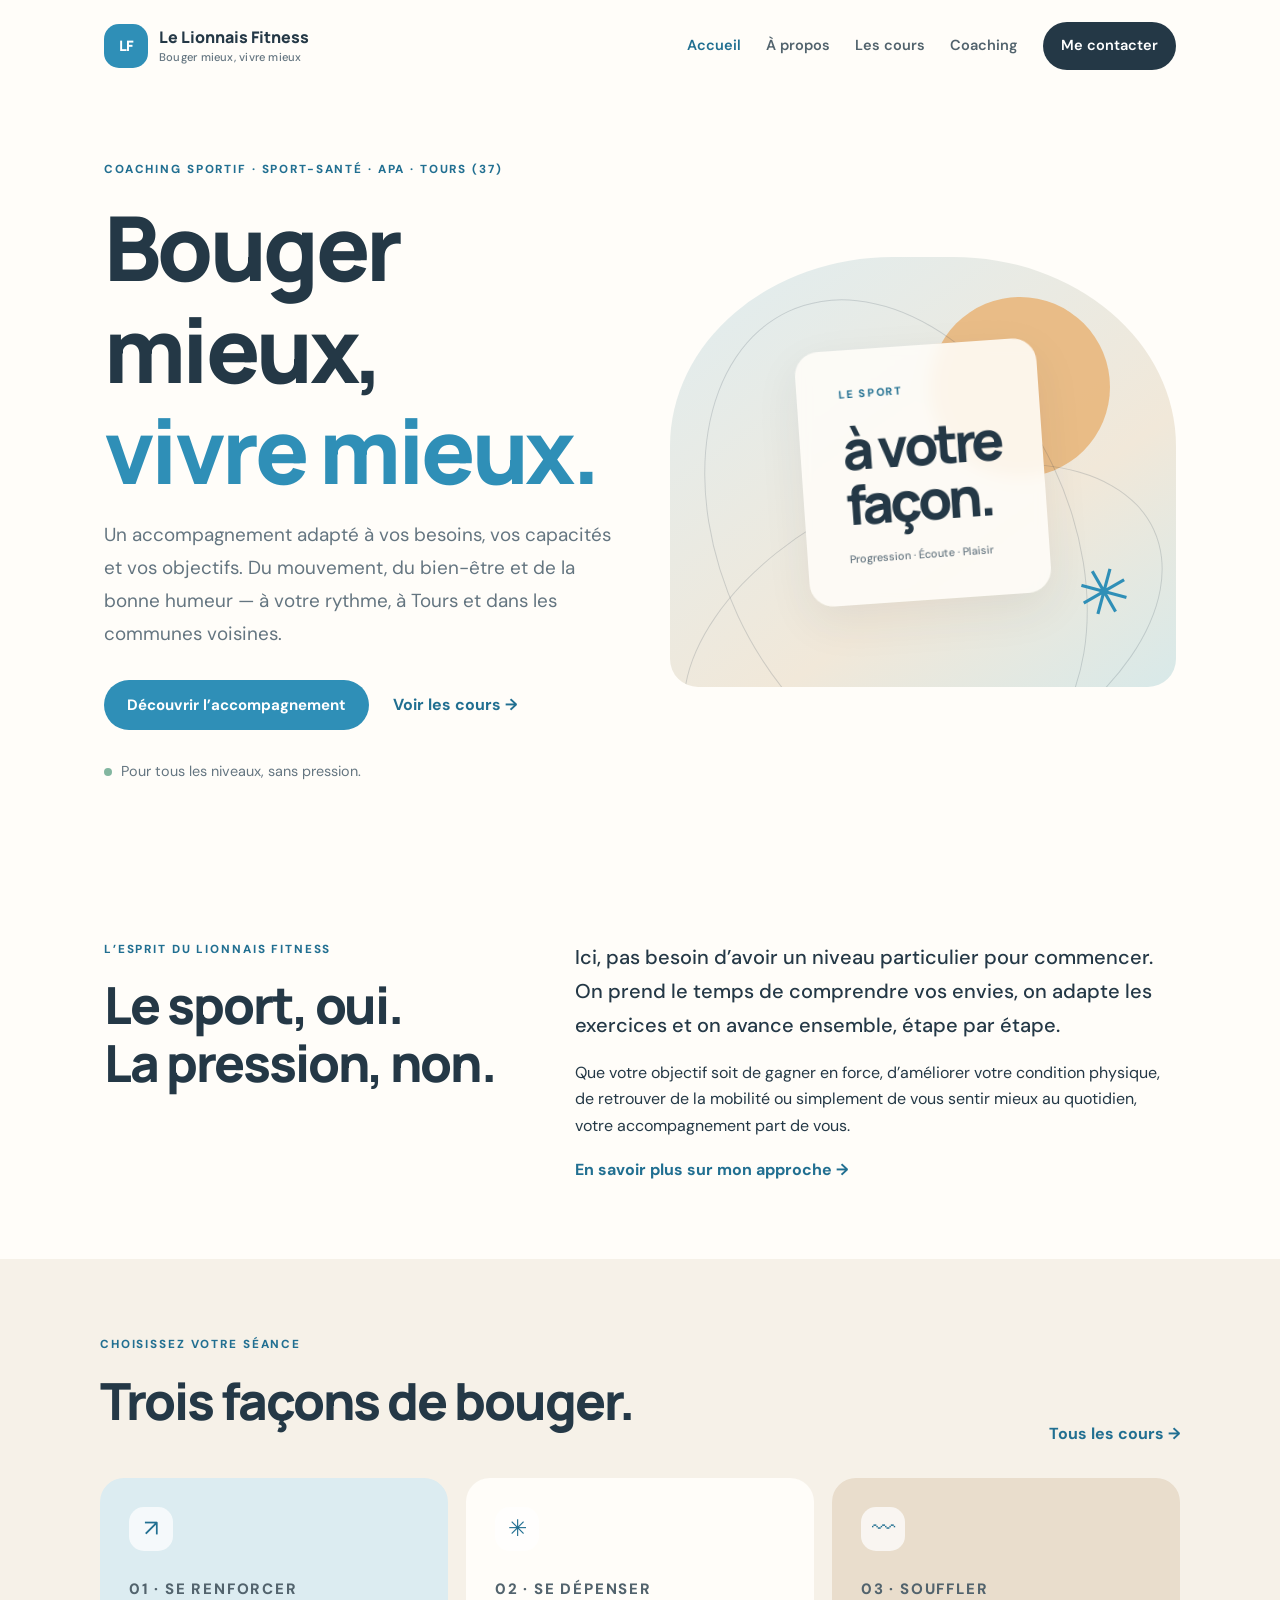
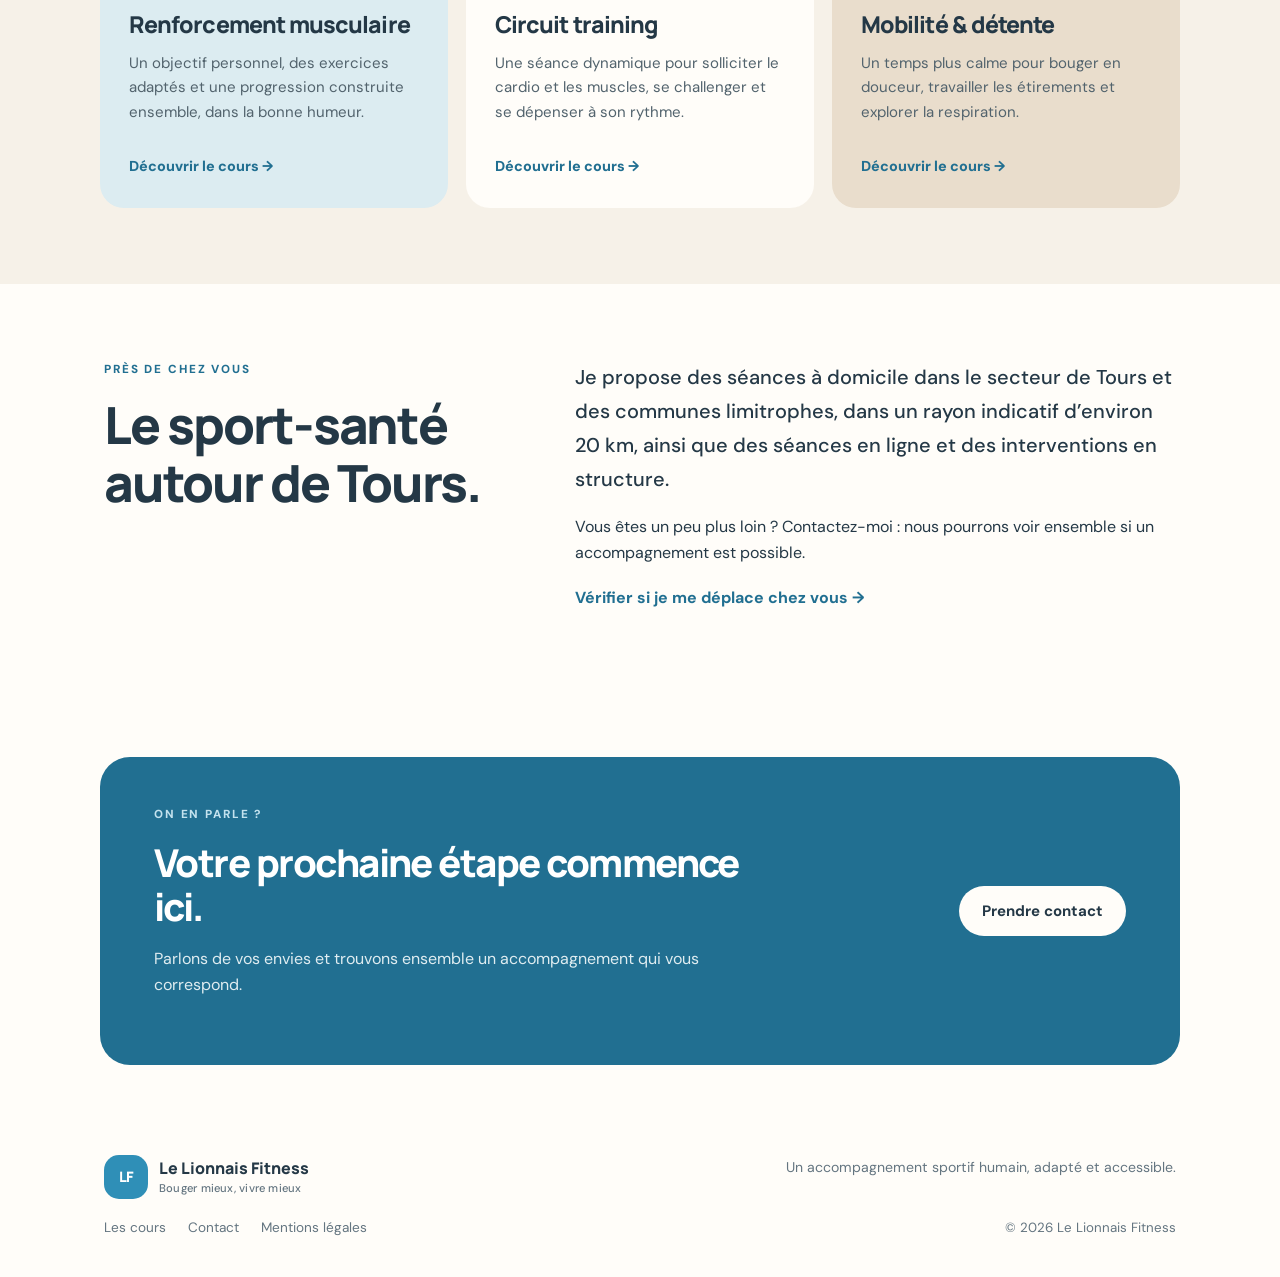
<file: index.html>
<!doctype html>
<html lang="fr">
<head>
  <meta charset="utf-8">
  <meta name="viewport" content="width=device-width, initial-scale=1">
  <meta name="description" content="Le Lionnais Fitness à Tours et dans un rayon d’environ 20 km : coaching sportif et activité physique adaptée, à domicile, en ligne et en structure.">
  <title>Le Lionnais Fitness — Bouger mieux, vivre mieux</title>
  <link rel="stylesheet" href="style.css">
</head>
<body>
<header class="site-header">
  <a class="brand" href="index.html"><span class="brand-mark">LF</span><span>Le Lionnais Fitness<small>Bouger mieux, vivre mieux</small></span></a>
  <button class="menu-toggle" aria-label="Ouvrir le menu" aria-expanded="false">☰</button>
  <nav class="nav">
    <a class="active" href="index.html">Accueil</a><a href="apropos.html">À propos</a><a href="cours.html">Les cours</a><a href="coaching.html">Coaching</a><a class="nav-cta" href="contact.html">Me contacter</a>
  </nav>
</header>
<main>
  <section class="hero">
    <div class="hero-copy">
      <p class="eyebrow">Coaching sportif · Sport-santé · APA · Tours (37)</p>
      <h1>Bouger mieux,<br><em>vivre mieux.</em></h1>
      <p class="lead">Un accompagnement adapté à vos besoins, vos capacités et vos objectifs. Du mouvement, du bien-être et de la bonne humeur — à votre rythme, à Tours et dans les communes voisines.</p>
      <div class="hero-actions"><a class="button" href="coaching.html">Découvrir l’accompagnement</a><a class="text-link" href="cours.html">Voir les cours →</a></div>
      <div class="hero-note"><span class="dot"></span> Pour tous les niveaux, sans pression.</div>
    </div>
    <div class="hero-art" role="img" aria-label="Illustration abstraite évoquant le mouvement et le bien-être">
      <div class="sun"></div><div class="arc arc-one"></div><div class="arc arc-two"></div>
      <div class="art-card"><span>LE SPORT</span><strong>à votre<br>façon.</strong><small>Progression · Écoute · Plaisir</small></div>
      <div class="art-leaf">✳</div>
    </div>
  </section>
  <section class="section intro-grid">
    <div><p class="eyebrow">L’esprit du Lionnais Fitness</p><h2>Le sport, oui.<br>La pression, non.</h2></div>
    <div><p class="section-lead">Ici, pas besoin d’avoir un niveau particulier pour commencer. On prend le temps de comprendre vos envies, on adapte les exercices et on avance ensemble, étape par étape.</p><p>Que votre objectif soit de gagner en force, d’améliorer votre condition physique, de retrouver de la mobilité ou simplement de vous sentir mieux au quotidien, votre accompagnement part de vous.</p><a class="text-link" href="apropos.html">En savoir plus sur mon approche →</a></div>
  </section>
  <section class="section soft-section">
    <div class="section-heading"><div><p class="eyebrow">Choisissez votre séance</p><h2>Trois façons de bouger.</h2></div><a class="text-link" href="cours.html">Tous les cours →</a></div>
    <div class="cards">
      <article class="service-card card-blue"><div class="card-icon">↗</div><p class="card-kicker">01 · Se renforcer</p><h3>Renforcement musculaire</h3><p>Un objectif personnel, des exercices adaptés et une progression construite ensemble, dans la bonne humeur.</p><a href="cours.html#renforcement">Découvrir le cours →</a></article>
      <article class="service-card card-cream"><div class="card-icon">✳</div><p class="card-kicker">02 · Se dépenser</p><h3>Circuit training</h3><p>Une séance dynamique pour solliciter le cardio et les muscles, se challenger et se dépenser à son rythme.</p><a href="cours.html#circuit">Découvrir le cours →</a></article>
      <article class="service-card card-sand"><div class="card-icon">〰</div><p class="card-kicker">03 · Souffler</p><h3>Mobilité & détente</h3><p>Un temps plus calme pour bouger en douceur, travailler les étirements et explorer la respiration.</p><a href="cours.html#mobilite">Découvrir le cours →</a></article>
    </div>
  </section>
  <section class="section intro-grid"><div><p class="eyebrow">Près de chez vous</p><h2>Le sport-santé<br>autour de Tours.</h2></div><div><p class="section-lead">Je propose des séances à domicile dans le secteur de Tours et des communes limitrophes, dans un rayon indicatif d’environ 20 km, ainsi que des séances en ligne et des interventions en structure.</p><p>Vous êtes un peu plus loin ? Contactez-moi : nous pourrons voir ensemble si un accompagnement est possible.</p><a class="text-link" href="contact.html">Vérifier si je me déplace chez vous →</a></div></section>
  <section class="section cta-band"><div><p class="eyebrow">On en parle ?</p><h2>Votre prochaine étape commence ici.</h2><p>Parlons de vos envies et trouvons ensemble un accompagnement qui vous correspond.</p></div><a class="button button-light" href="contact.html">Prendre contact</a></section>
</main>
<footer class="footer"><a class="brand" href="index.html"><span class="brand-mark">LF</span><span>Le Lionnais Fitness<small>Bouger mieux, vivre mieux</small></span></a><p>Un accompagnement sportif humain, adapté et accessible.</p><div class="footer-links"><a href="cours.html">Les cours</a><a href="contact.html">Contact</a><a href="mentions-legales.html">Mentions légales</a></div><small>© <span id="year"></span> Le Lionnais Fitness</small></footer>
<script src="script.js"></script>
</body></html>
</file>
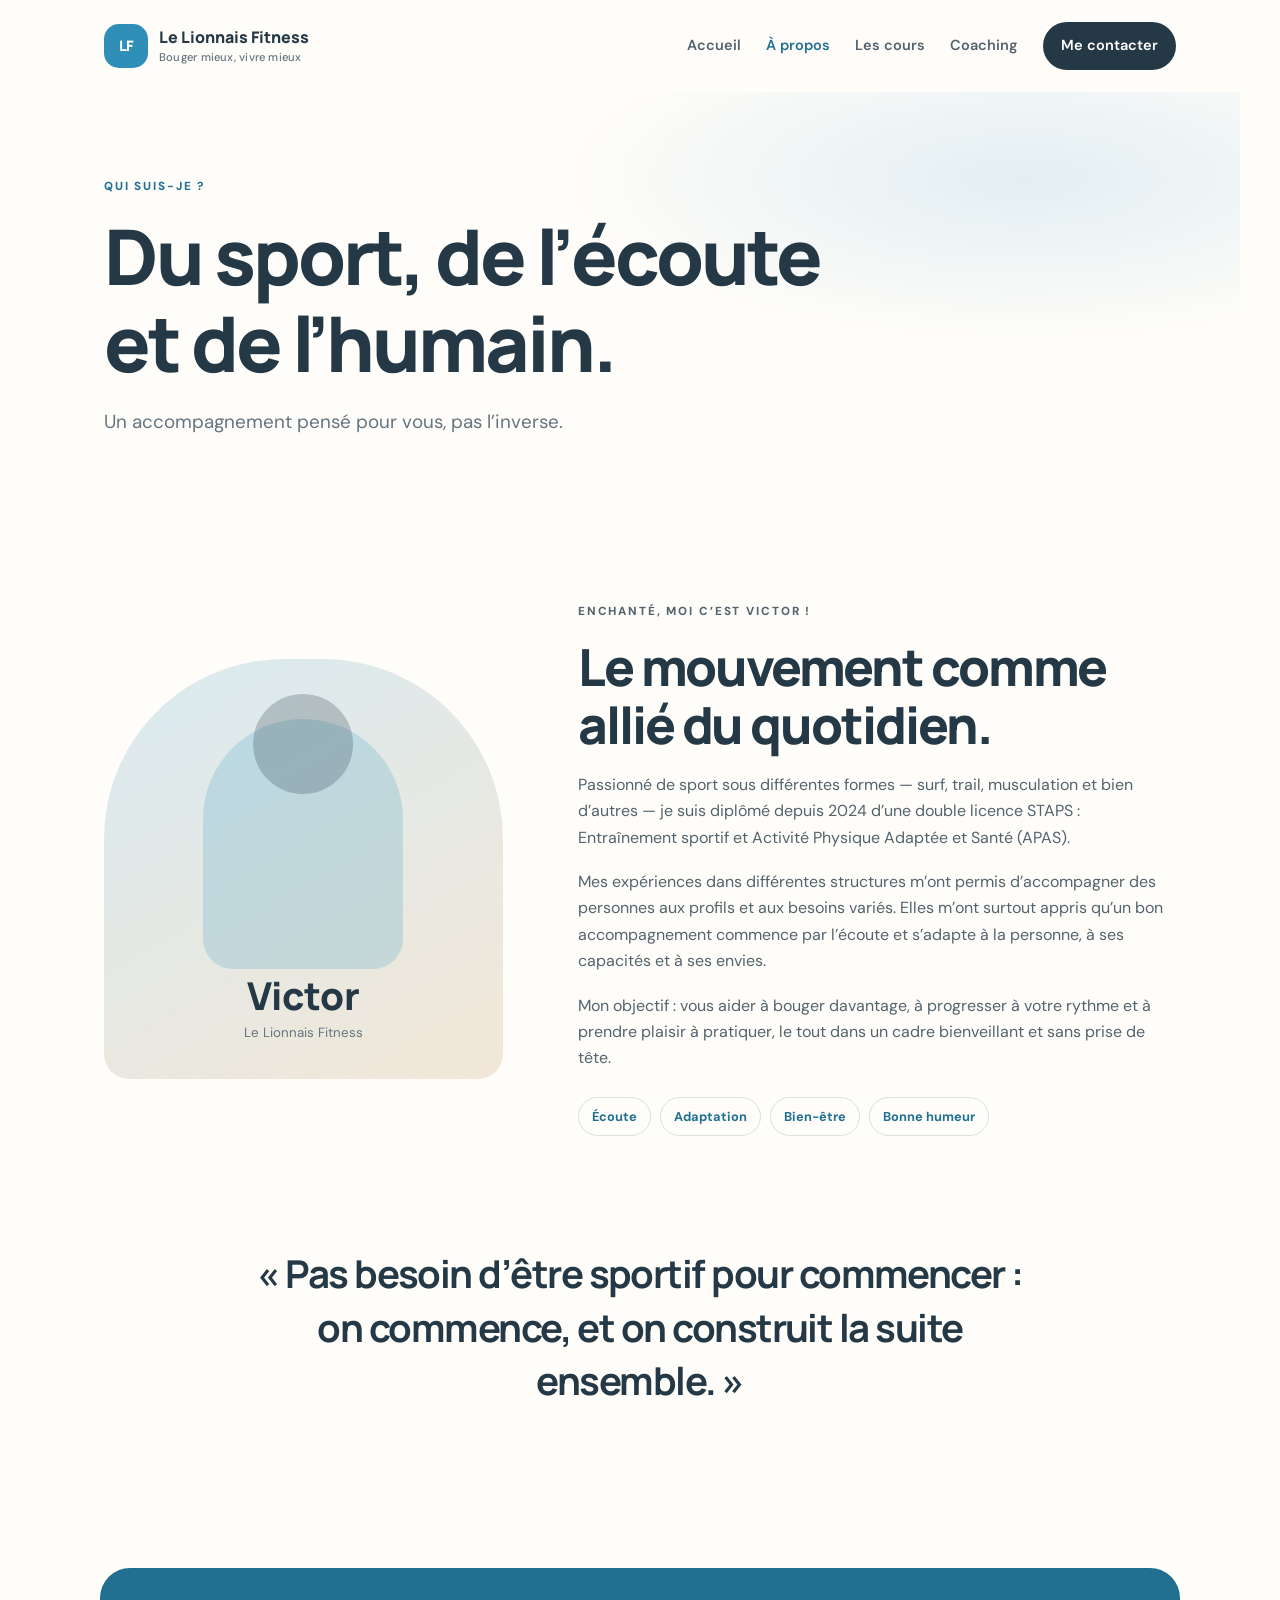
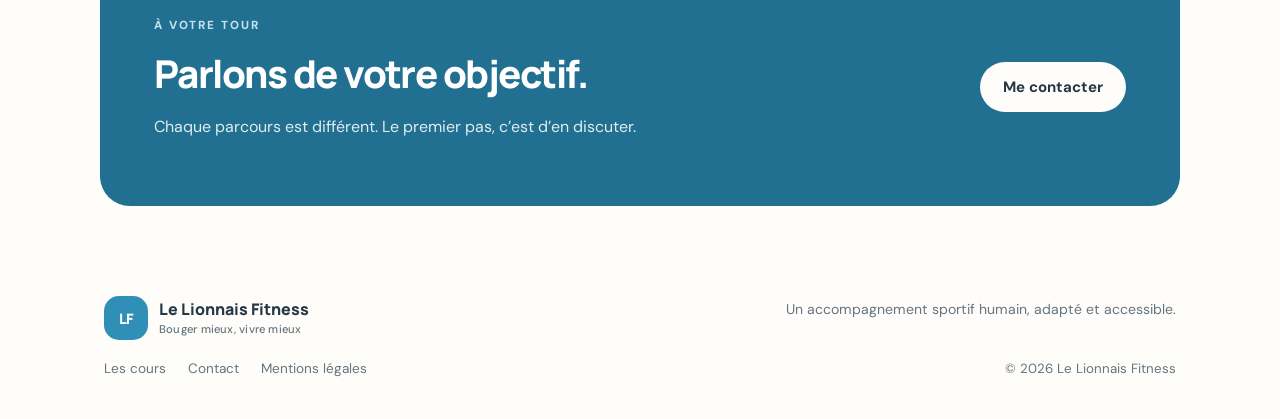
<file: apropos.html>
<!doctype html>
<html lang="fr"><head><meta charset="utf-8"><meta name="viewport" content="width=device-width, initial-scale=1"><meta name="description" content="Découvrez Victor, coach en activité physique adaptée, et l'approche du Lionnais Fitness."><title>À propos — Le Lionnais Fitness</title><link rel="stylesheet" href="style.css"></head>
<body><header class="site-header"><a class="brand" href="index.html"><span class="brand-mark">LF</span><span>Le Lionnais Fitness<small>Bouger mieux, vivre mieux</small></span></a><button class="menu-toggle" aria-label="Ouvrir le menu" aria-expanded="false">☰</button><nav class="nav"><a href="index.html">Accueil</a><a class="active" href="apropos.html">À propos</a><a href="cours.html">Les cours</a><a href="coaching.html">Coaching</a><a class="nav-cta" href="contact.html">Me contacter</a></nav></header>
<main><section class="page-hero"><p class="eyebrow">Qui suis-je ?</p><h1>Du sport, de l’écoute<br>et de l’humain.</h1><p class="lead">Un accompagnement pensé pour vous, pas l’inverse.</p></section>
<section class="section about-layout"><div class="portrait-placeholder"><span>Victor</span><small>Le Lionnais Fitness</small><div class="portrait-shape"></div></div><div class="about-copy"><p class="eyebrow">Enchanté, moi c’est Victor !</p><h2>Le mouvement comme allié du quotidien.</h2><p>Passionné de sport sous différentes formes — surf, trail, musculation et bien d’autres — je suis diplômé depuis 2024 d’une double licence STAPS : Entraînement sportif et Activité Physique Adaptée et Santé (APAS).</p><p>Mes expériences dans différentes structures m’ont permis d’accompagner des personnes aux profils et aux besoins variés. Elles m’ont surtout appris qu’un bon accompagnement commence par l’écoute et s’adapte à la personne, à ses capacités et à ses envies.</p><p>Mon objectif : vous aider à bouger davantage, à progresser à votre rythme et à prendre plaisir à pratiquer, le tout dans un cadre bienveillant et sans prise de tête.</p><div class="values"><span>Écoute</span><span>Adaptation</span><span>Bien-être</span><span>Bonne humeur</span></div></div></section>
<section class="section quote-section"><p>« Pas besoin d’être sportif pour commencer : on commence, et on construit la suite ensemble. »</p></section>
<section class="section cta-band"><div><p class="eyebrow">À votre tour</p><h2>Parlons de votre objectif.</h2><p>Chaque parcours est différent. Le premier pas, c’est d’en discuter.</p></div><a class="button button-light" href="contact.html">Me contacter</a></section></main>
<footer class="footer"><a class="brand" href="index.html"><span class="brand-mark">LF</span><span>Le Lionnais Fitness<small>Bouger mieux, vivre mieux</small></span></a><p>Un accompagnement sportif humain, adapté et accessible.</p><div class="footer-links"><a href="cours.html">Les cours</a><a href="contact.html">Contact</a><a href="mentions-legales.html">Mentions légales</a></div><small>© <span id="year"></span> Le Lionnais Fitness</small></footer><script src="script.js"></script></body></html>
</file>
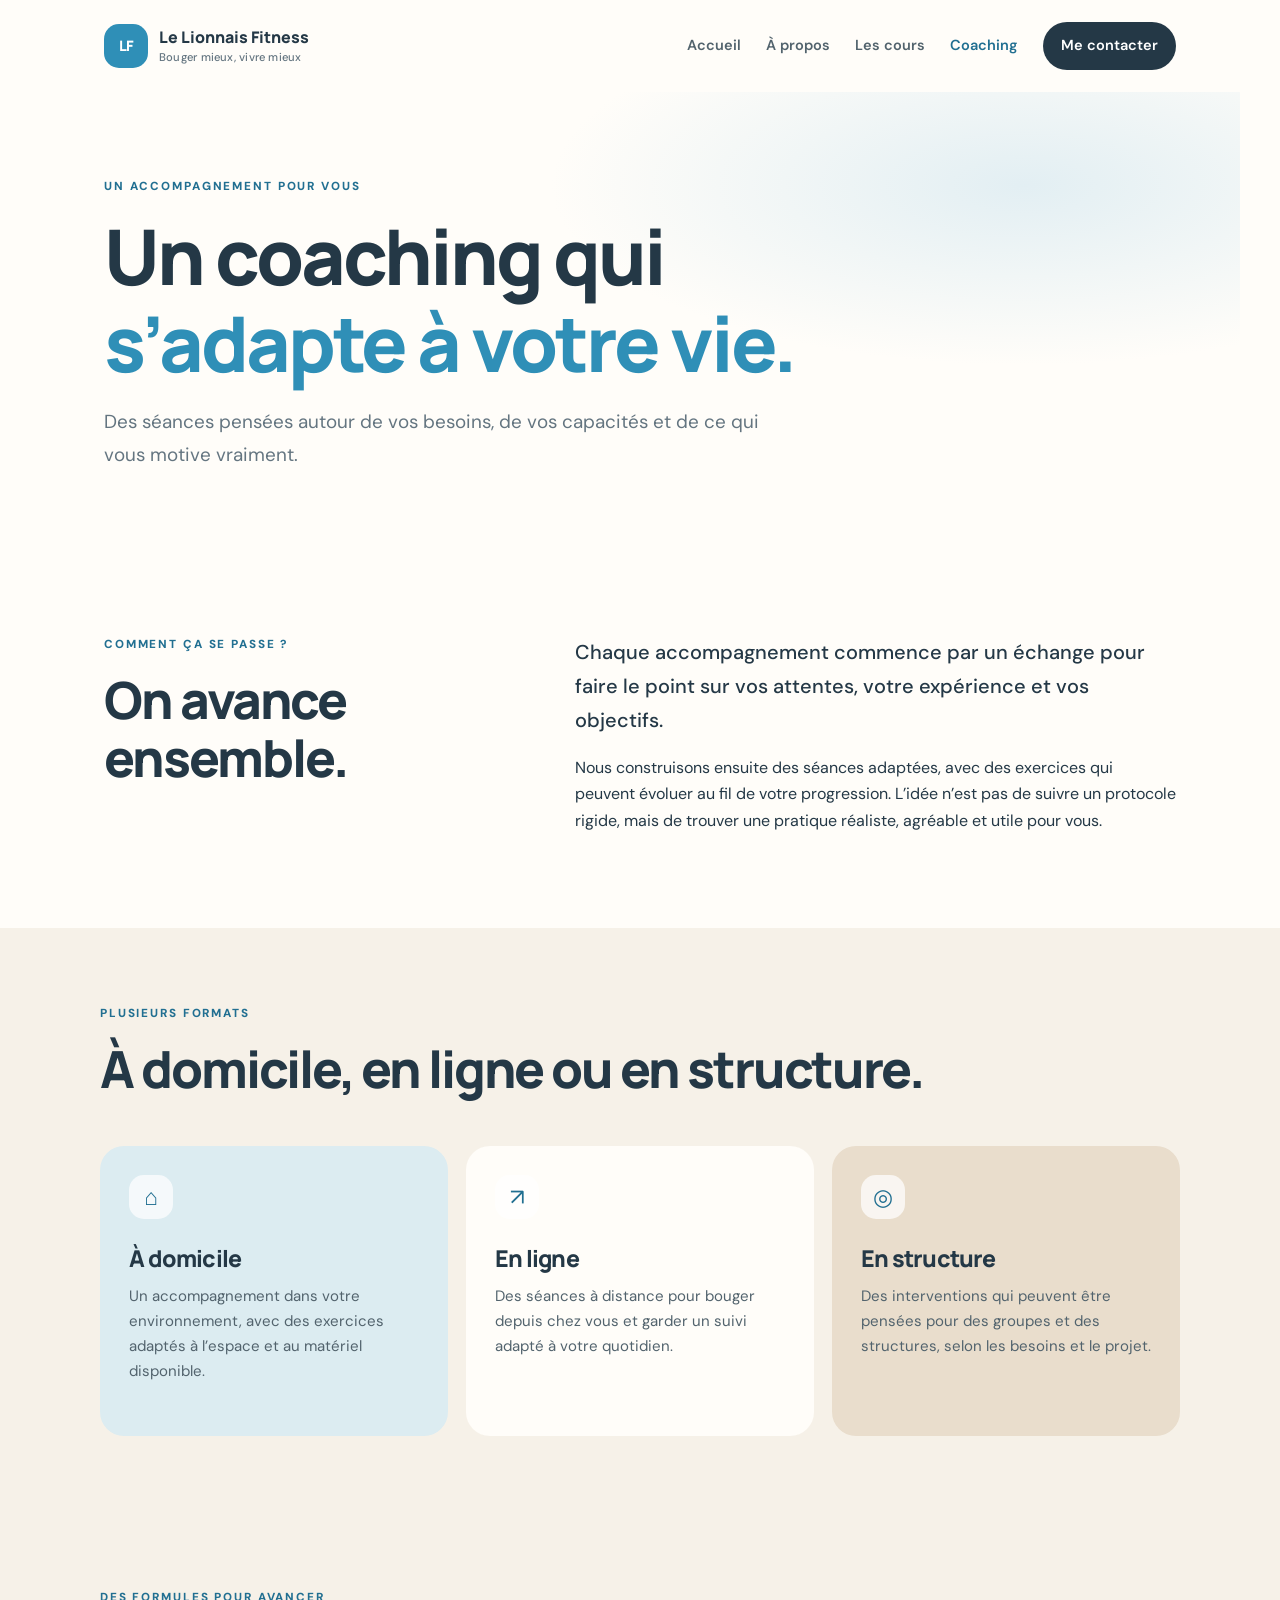
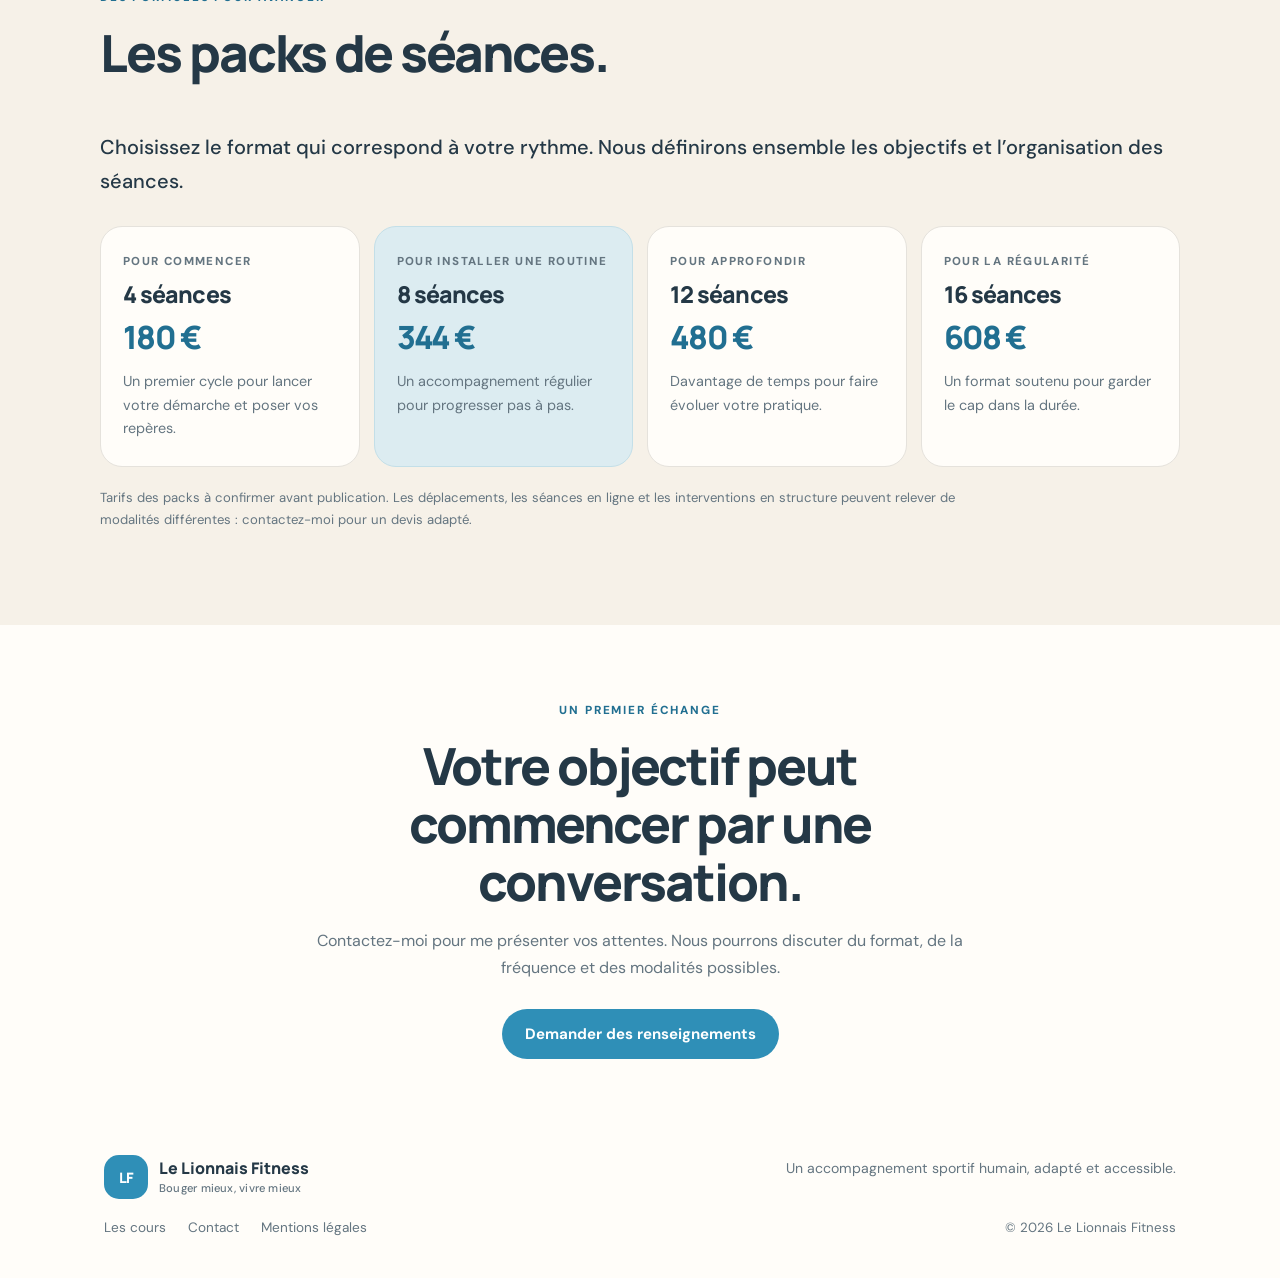
<file: coaching.html>
<!doctype html>
<html lang="fr"><head><meta charset="utf-8"><meta name="viewport" content="width=device-width, initial-scale=1"><meta name="description" content="Coaching sportif et activité physique adaptée à Tours et dans un rayon indicatif de 20 km. Tarifs des packs de séances du Lionnais Fitness."><title>Coaching — Le Lionnais Fitness</title><link rel="stylesheet" href="style.css"></head>
<body><header class="site-header"><a class="brand" href="index.html"><span class="brand-mark">LF</span><span>Le Lionnais Fitness<small>Bouger mieux, vivre mieux</small></span></a><button class="menu-toggle" aria-label="Ouvrir le menu" aria-expanded="false">☰</button><nav class="nav"><a href="index.html">Accueil</a><a href="apropos.html">À propos</a><a href="cours.html">Les cours</a><a class="active" href="coaching.html">Coaching</a><a class="nav-cta" href="contact.html">Me contacter</a></nav></header>
<main><section class="page-hero"><p class="eyebrow">Un accompagnement pour vous</p><h1>Un coaching qui<br><em>s’adapte à votre vie.</em></h1><p class="lead">Des séances pensées autour de vos besoins, de vos capacités et de ce qui vous motive vraiment.</p></section>
<section class="section intro-grid"><div><p class="eyebrow">Comment ça se passe ?</p><h2>On avance<br>ensemble.</h2></div><div><p class="section-lead">Chaque accompagnement commence par un échange pour faire le point sur vos attentes, votre expérience et vos objectifs.</p><p>Nous construisons ensuite des séances adaptées, avec des exercices qui peuvent évoluer au fil de votre progression. L’idée n’est pas de suivre un protocole rigide, mais de trouver une pratique réaliste, agréable et utile pour vous.</p></div></section>
<section class="section soft-section"><div class="section-heading"><div><p class="eyebrow">Plusieurs formats</p><h2>À domicile, en ligne ou en structure.</h2></div></div><div class="cards"><article class="service-card card-blue"><div class="card-icon">⌂</div><h3>À domicile</h3><p>Un accompagnement dans votre environnement, avec des exercices adaptés à l’espace et au matériel disponible.</p></article><article class="service-card card-cream"><div class="card-icon">↗</div><h3>En ligne</h3><p>Des séances à distance pour bouger depuis chez vous et garder un suivi adapté à votre quotidien.</p></article><article class="service-card card-sand"><div class="card-icon">◎</div><h3>En structure</h3><p>Des interventions qui peuvent être pensées pour des groupes et des structures, selon les besoins et le projet.</p></article></div></section>
<section class="section soft-section">
<div class="section-heading"><div><p class="eyebrow">Des formules pour avancer</p><h2>Les packs de séances.</h2></div></div>
<p class="section-lead">Choisissez le format qui correspond à votre rythme. Nous définirons ensemble les objectifs et l’organisation des séances.</p>
<div class="pricing-grid">
  <article class="price-card"><p class="card-kicker">Pour commencer</p><h3>4 séances</h3><p class="price">180 €</p><p>Un premier cycle pour lancer votre démarche et poser vos repères.</p></article>
  <article class="price-card price-featured"><p class="card-kicker">Pour installer une routine</p><h3>8 séances</h3><p class="price">344 €</p><p>Un accompagnement régulier pour progresser pas à pas.</p></article>
  <article class="price-card"><p class="card-kicker">Pour approfondir</p><h3>12 séances</h3><p class="price">480 €</p><p>Davantage de temps pour faire évoluer votre pratique.</p></article>
  <article class="price-card"><p class="card-kicker">Pour la régularité</p><h3>16 séances</h3><p class="price">608 €</p><p>Un format soutenu pour garder le cap dans la durée.</p></article>
</div>
<p class="pricing-note">Tarifs des packs à confirmer avant publication. Les déplacements, les séances en ligne et les interventions en structure peuvent relever de modalités différentes : contactez-moi pour un devis adapté.</p>
</section>
<section class="section"><div class="centered-copy"><p class="eyebrow">Un premier échange</p><h2>Votre objectif peut commencer par une conversation.</h2><p>Contactez-moi pour me présenter vos attentes. Nous pourrons discuter du format, de la fréquence et des modalités possibles.</p><a class="button" href="contact.html">Demander des renseignements</a></div></section></main>
<footer class="footer"><a class="brand" href="index.html"><span class="brand-mark">LF</span><span>Le Lionnais Fitness<small>Bouger mieux, vivre mieux</small></span></a><p>Un accompagnement sportif humain, adapté et accessible.</p><div class="footer-links"><a href="cours.html">Les cours</a><a href="contact.html">Contact</a><a href="mentions-legales.html">Mentions légales</a></div><small>© <span id="year"></span> Le Lionnais Fitness</small></footer><script src="script.js"></script></body></html>
</file>
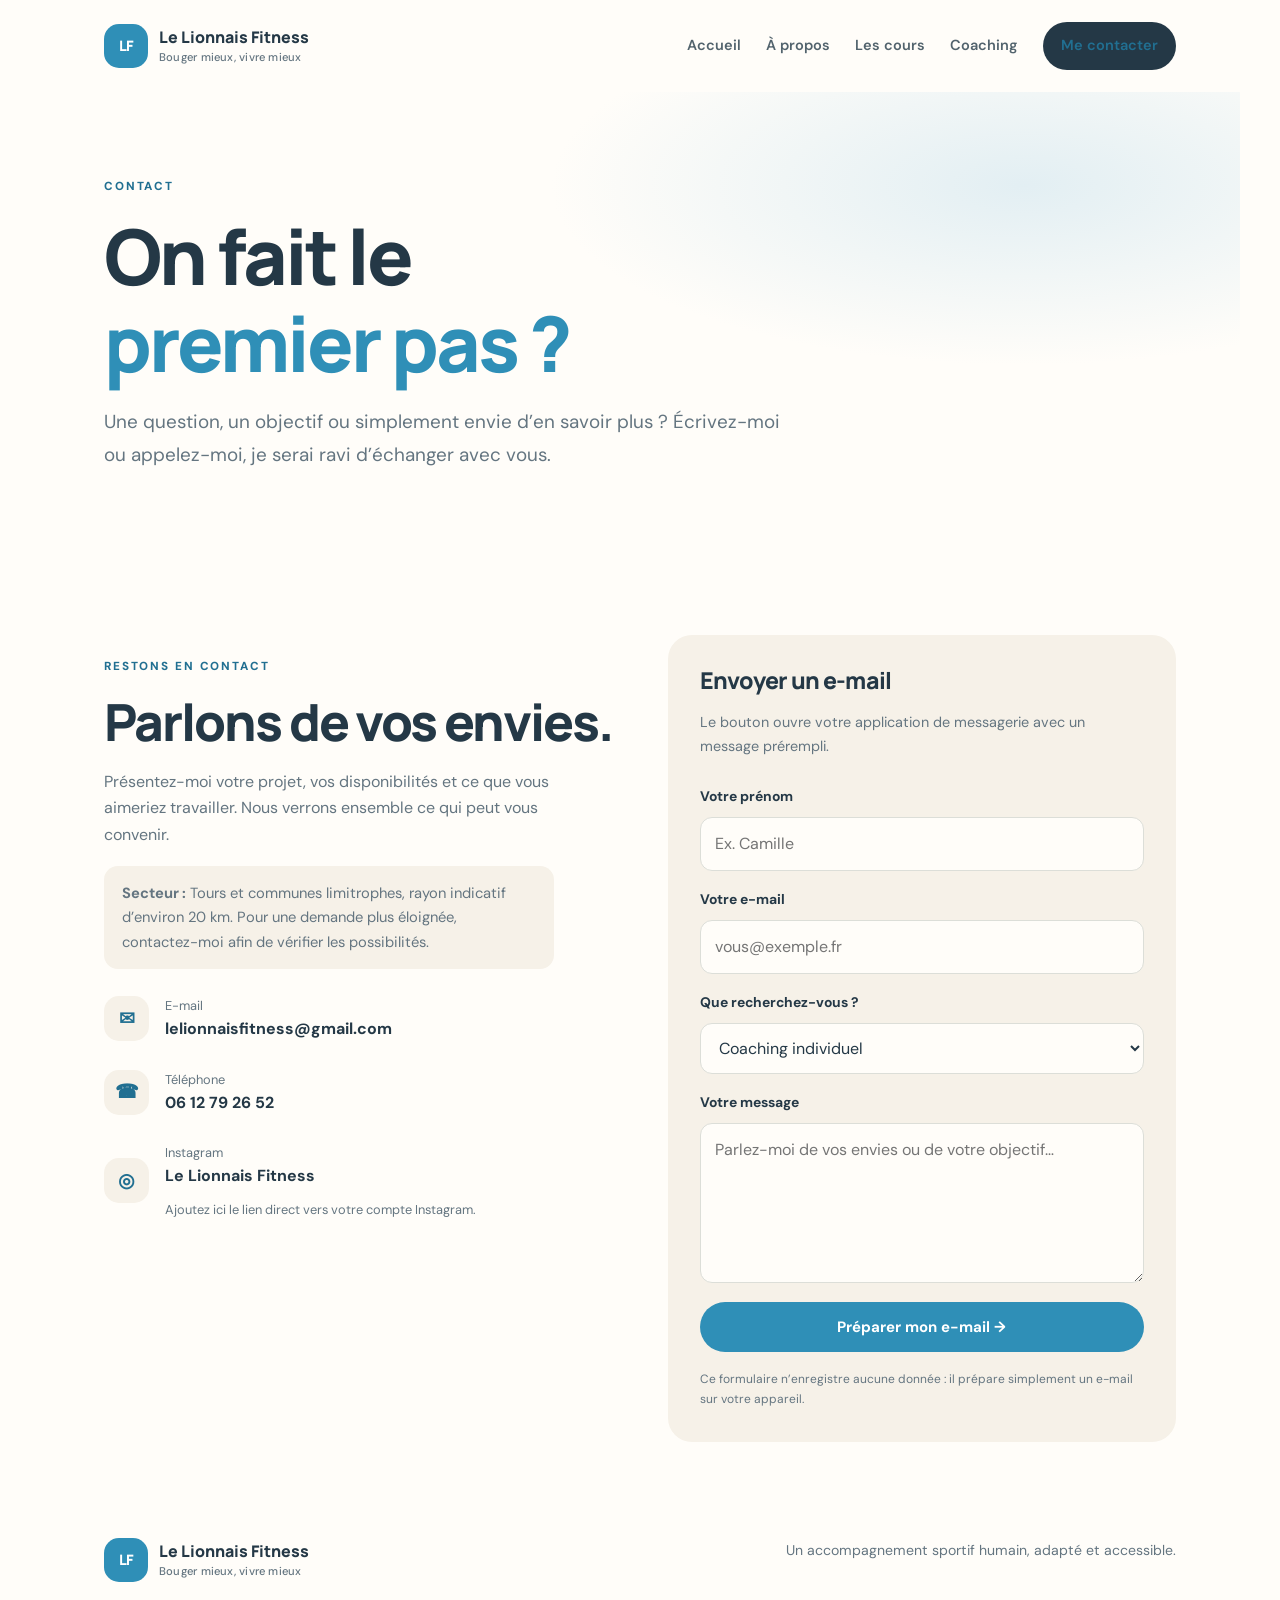
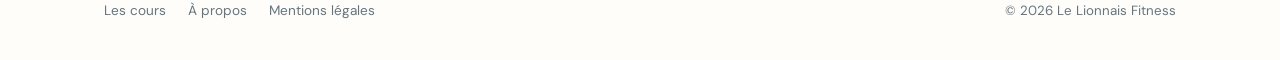
<file: contact.html>
<!doctype html>
<html lang="fr"><head><meta charset="utf-8"><meta name="viewport" content="width=device-width, initial-scale=1"><meta name="description" content="Contactez Le Lionnais Fitness à Tours (Indre-et-Loire) pour un coaching sportif et APA à domicile dans un rayon indicatif de 20 km, en ligne ou en structure."><title>Contact — Le Lionnais Fitness</title><link rel="stylesheet" href="style.css"></head>
<body><header class="site-header"><a class="brand" href="index.html"><span class="brand-mark">LF</span><span>Le Lionnais Fitness<small>Bouger mieux, vivre mieux</small></span></a><button class="menu-toggle" aria-label="Ouvrir le menu" aria-expanded="false">☰</button><nav class="nav"><a href="index.html">Accueil</a><a href="apropos.html">À propos</a><a href="cours.html">Les cours</a><a href="coaching.html">Coaching</a><a class="nav-cta active" href="contact.html">Me contacter</a></nav></header>
<main><section class="page-hero"><p class="eyebrow">Contact</p><h1>On fait le<br><em>premier pas ?</em></h1><p class="lead">Une question, un objectif ou simplement envie d’en savoir plus ? Écrivez-moi ou appelez-moi, je serai ravi d’échanger avec vous.</p></section>
<section class="section contact-layout"><div class="contact-panel"><p class="eyebrow">Restons en contact</p><h2>Parlons de vos envies.</h2><p>Présentez-moi votre projet, vos disponibilités et ce que vous aimeriez travailler. Nous verrons ensemble ce qui peut vous convenir.</p><p class="service-area-note"><strong>Secteur :</strong> Tours et communes limitrophes, rayon indicatif d’environ 20 km. Pour une demande plus éloignée, contactez-moi afin de vérifier les possibilités.</p><div class="contact-item"><span class="contact-icon">✉</span><div><small>E-mail</small><a href="mailto:lelionnaisfitness@gmail.com">lelionnaisfitness@gmail.com</a></div></div><div class="contact-item"><span class="contact-icon">☎</span><div><small>Téléphone</small><a href="tel:+33612792652">06 12 79 26 52</a></div></div><div class="contact-item"><span class="contact-icon">◎</span><div><small>Instagram</small><span>Le Lionnais Fitness</span><small class="hint">Ajoutez ici le lien direct vers votre compte Instagram.</small></div></div></div>
<div class="contact-form-card"><h3>Envoyer un e-mail</h3><p>Le bouton ouvre votre application de messagerie avec un message prérempli.</p><form id="contact-form"><label for="name">Votre prénom</label><input id="name" name="name" placeholder="Ex. Camille" required><label for="email">Votre e-mail</label><input id="email" name="email" type="email" placeholder="vous@exemple.fr" required><label for="subject">Que recherchez-vous ?</label><select id="subject" name="subject"><option>Coaching individuel</option><option>Cours collectif</option><option>Intervention en structure</option><option>Autre demande</option></select><label for="message">Votre message</label><textarea id="message" name="message" rows="5" placeholder="Parlez-moi de vos envies ou de votre objectif…" required></textarea><button class="button" type="submit">Préparer mon e-mail →</button><small class="hint">Ce formulaire n’enregistre aucune donnée : il prépare simplement un e-mail sur votre appareil.</small></form></div></section></main>
<footer class="footer"><a class="brand" href="index.html"><span class="brand-mark">LF</span><span>Le Lionnais Fitness<small>Bouger mieux, vivre mieux</small></span></a><p>Un accompagnement sportif humain, adapté et accessible.</p><div class="footer-links"><a href="cours.html">Les cours</a><a href="apropos.html">À propos</a><a href="mentions-legales.html">Mentions légales</a></div><small>© <span id="year"></span> Le Lionnais Fitness</small></footer><script src="script.js"></script></body></html>
</file>
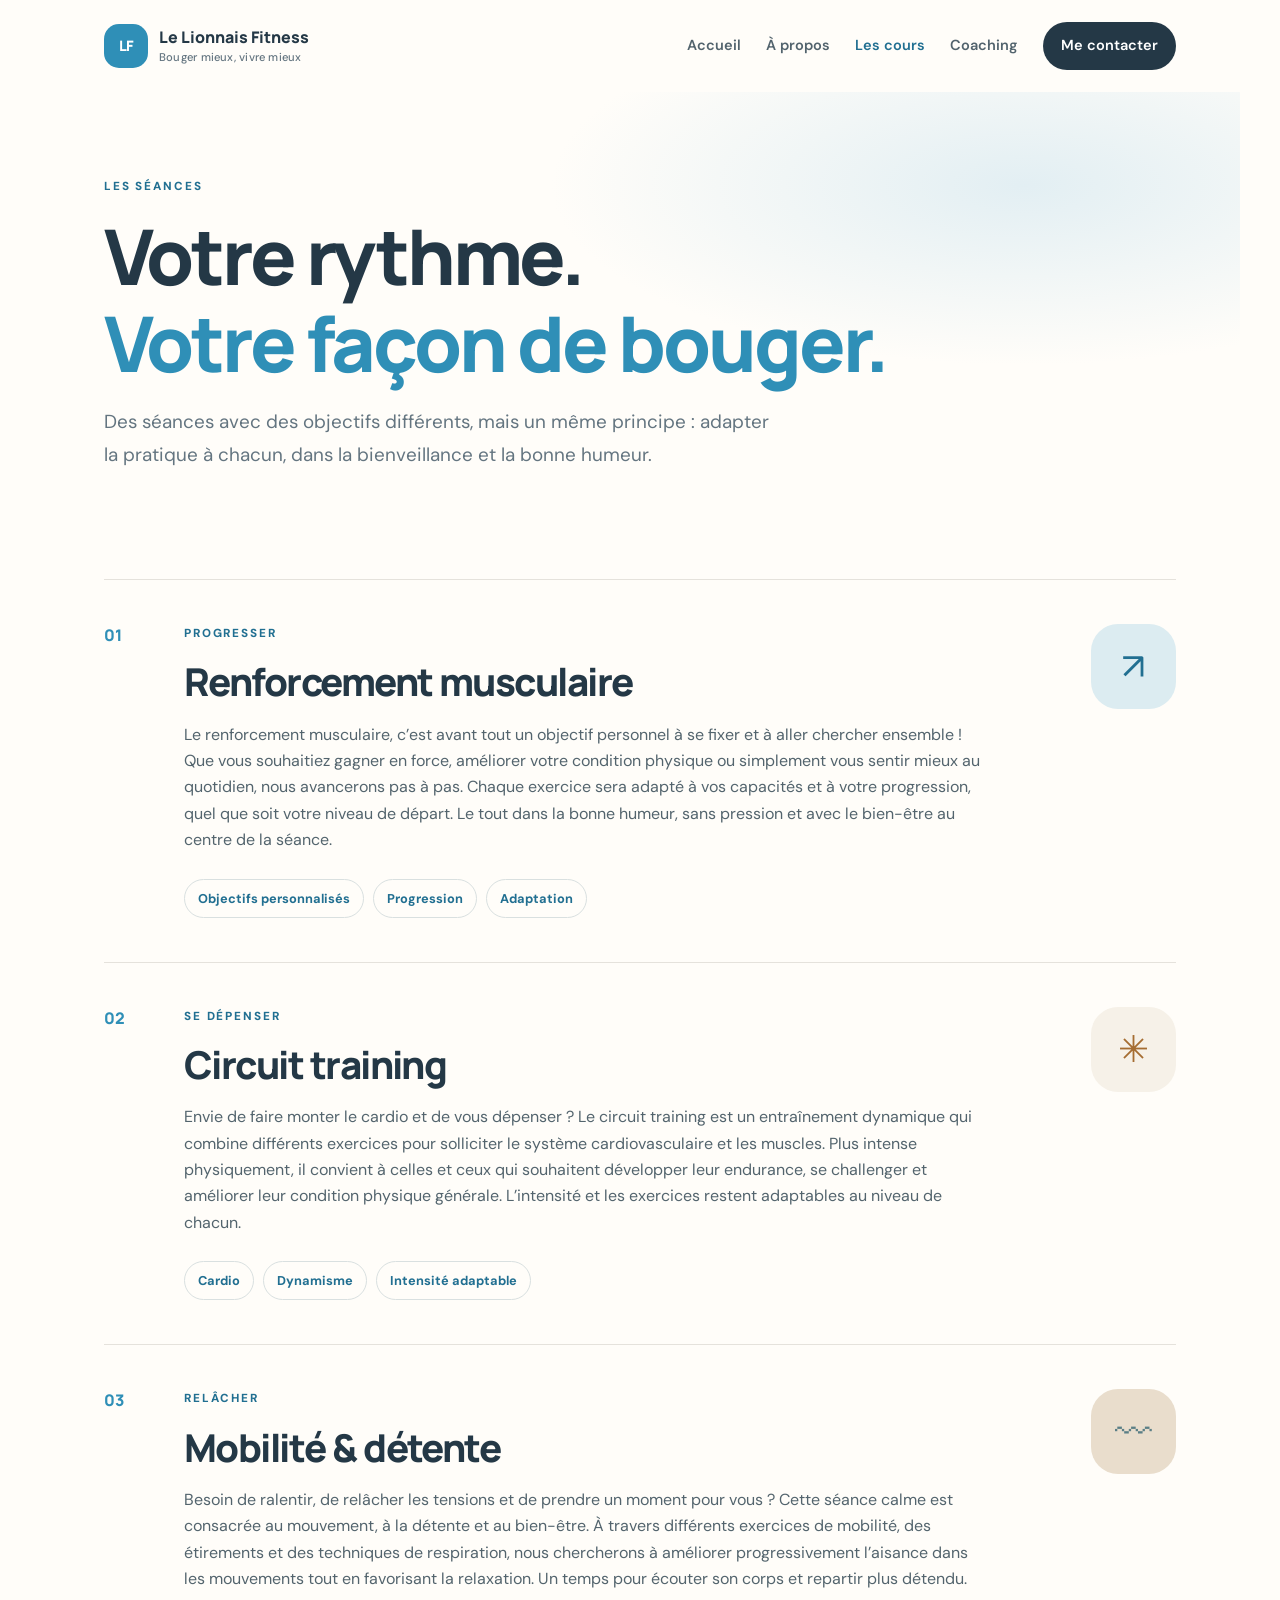
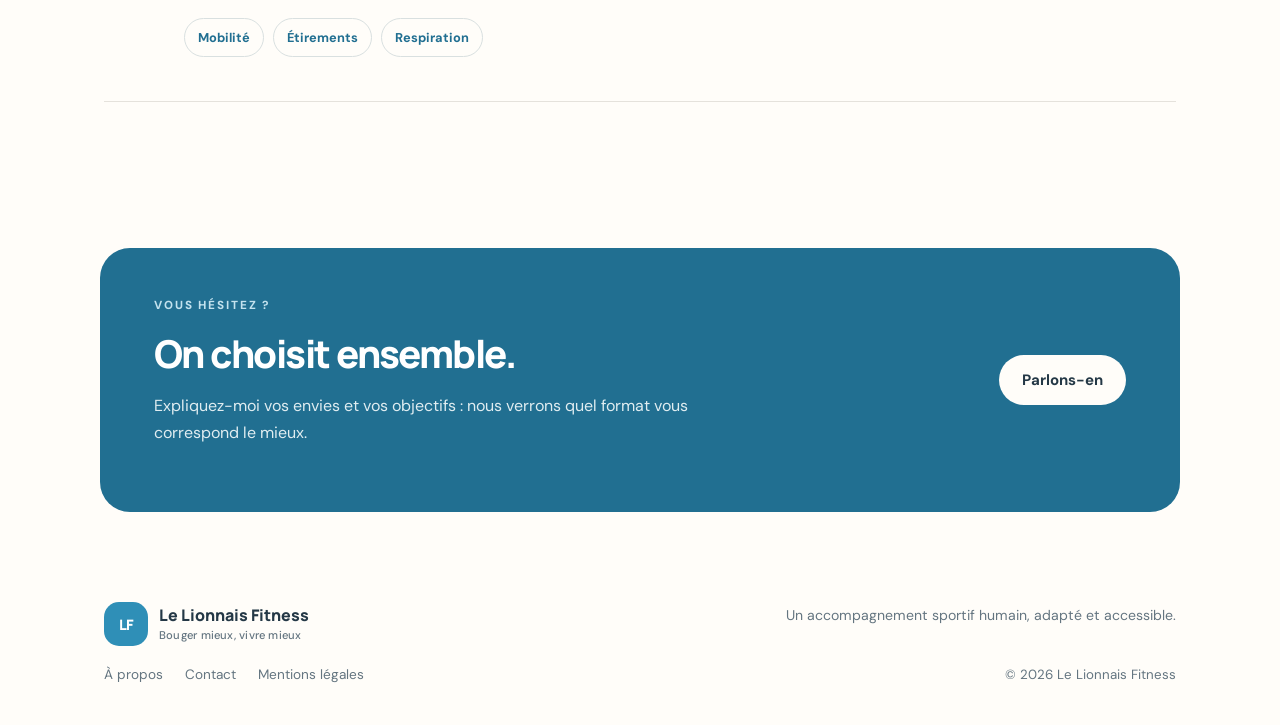
<file: cours.html>
<!doctype html>
<html lang="fr"><head><meta charset="utf-8"><meta name="viewport" content="width=device-width, initial-scale=1"><meta name="description" content="Renforcement musculaire, circuit training et mobilité : trouvez la séance adaptée à vos envies."><title>Les cours — Le Lionnais Fitness</title><link rel="stylesheet" href="style.css"></head>
<body><header class="site-header"><a class="brand" href="index.html"><span class="brand-mark">LF</span><span>Le Lionnais Fitness<small>Bouger mieux, vivre mieux</small></span></a><button class="menu-toggle" aria-label="Ouvrir le menu" aria-expanded="false">☰</button><nav class="nav"><a href="index.html">Accueil</a><a href="apropos.html">À propos</a><a class="active" href="cours.html">Les cours</a><a href="coaching.html">Coaching</a><a class="nav-cta" href="contact.html">Me contacter</a></nav></header>
<main><section class="page-hero"><p class="eyebrow">Les séances</p><h1>Votre rythme.<br><em>Votre façon de bouger.</em></h1><p class="lead">Des séances avec des objectifs différents, mais un même principe : adapter la pratique à chacun, dans la bienveillance et la bonne humeur.</p></section>
<section class="section course-list">
<article class="course-row" id="renforcement"><div class="course-number">01</div><div><p class="eyebrow">Progresser</p><h2>Renforcement musculaire</h2><p>Le renforcement musculaire, c’est avant tout un objectif personnel à se fixer et à aller chercher ensemble ! Que vous souhaitiez gagner en force, améliorer votre condition physique ou simplement vous sentir mieux au quotidien, nous avancerons pas à pas. Chaque exercice sera adapté à vos capacités et à votre progression, quel que soit votre niveau de départ. Le tout dans la bonne humeur, sans pression et avec le bien-être au centre de la séance.</p><div class="tag-list"><span>Objectifs personnalisés</span><span>Progression</span><span>Adaptation</span></div></div><div class="course-symbol blue-symbol">↗</div></article>
<article class="course-row" id="circuit"><div class="course-number">02</div><div><p class="eyebrow">Se dépenser</p><h2>Circuit training</h2><p>Envie de faire monter le cardio et de vous dépenser ? Le circuit training est un entraînement dynamique qui combine différents exercices pour solliciter le système cardiovasculaire et les muscles. Plus intense physiquement, il convient à celles et ceux qui souhaitent développer leur endurance, se challenger et améliorer leur condition physique générale. L’intensité et les exercices restent adaptables au niveau de chacun.</p><div class="tag-list"><span>Cardio</span><span>Dynamisme</span><span>Intensité adaptable</span></div></div><div class="course-symbol cream-symbol">✳</div></article>
<article class="course-row" id="mobilite"><div class="course-number">03</div><div><p class="eyebrow">Relâcher</p><h2>Mobilité & détente</h2><p>Besoin de ralentir, de relâcher les tensions et de prendre un moment pour vous ? Cette séance calme est consacrée au mouvement, à la détente et au bien-être. À travers différents exercices de mobilité, des étirements et des techniques de respiration, nous chercherons à améliorer progressivement l’aisance dans les mouvements tout en favorisant la relaxation. Un temps pour écouter son corps et repartir plus détendu.</p><div class="tag-list"><span>Mobilité</span><span>Étirements</span><span>Respiration</span></div></div><div class="course-symbol sand-symbol">〰</div></article>
</section><section class="section cta-band"><div><p class="eyebrow">Vous hésitez ?</p><h2>On choisit ensemble.</h2><p>Expliquez-moi vos envies et vos objectifs : nous verrons quel format vous correspond le mieux.</p></div><a class="button button-light" href="contact.html">Parlons-en</a></section></main>
<footer class="footer"><a class="brand" href="index.html"><span class="brand-mark">LF</span><span>Le Lionnais Fitness<small>Bouger mieux, vivre mieux</small></span></a><p>Un accompagnement sportif humain, adapté et accessible.</p><div class="footer-links"><a href="apropos.html">À propos</a><a href="contact.html">Contact</a><a href="mentions-legales.html">Mentions légales</a></div><small>© <span id="year"></span> Le Lionnais Fitness</small></footer><script src="script.js"></script></body></html>
</file>
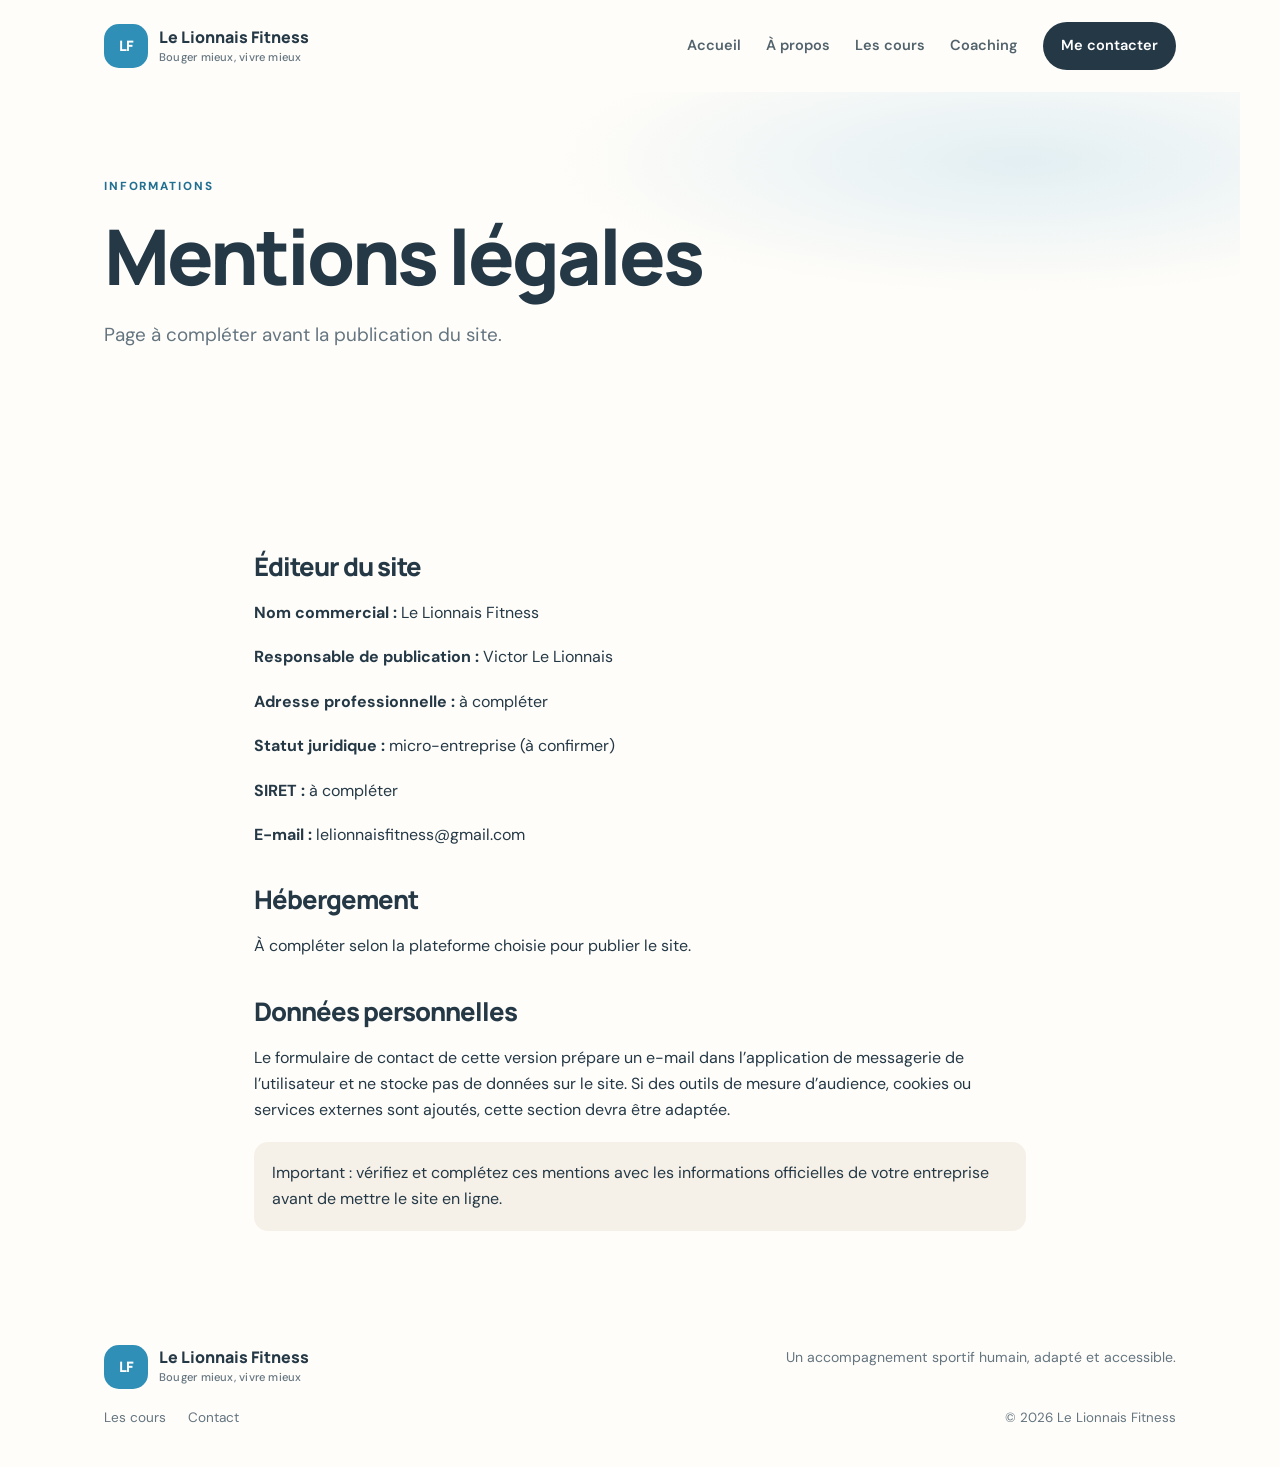
<file: mentions-legales.html>
<!doctype html>
<html lang="fr"><head><meta charset="utf-8"><meta name="viewport" content="width=device-width, initial-scale=1"><title>Mentions légales — Le Lionnais Fitness</title><link rel="stylesheet" href="style.css"></head>
<body><header class="site-header"><a class="brand" href="index.html"><span class="brand-mark">LF</span><span>Le Lionnais Fitness<small>Bouger mieux, vivre mieux</small></span></a><button class="menu-toggle" aria-label="Ouvrir le menu" aria-expanded="false">☰</button><nav class="nav"><a href="index.html">Accueil</a><a href="apropos.html">À propos</a><a href="cours.html">Les cours</a><a href="coaching.html">Coaching</a><a class="nav-cta" href="contact.html">Me contacter</a></nav></header>
<main><section class="page-hero"><p class="eyebrow">Informations</p><h1>Mentions légales</h1><p class="lead">Page à compléter avant la publication du site.</p></section><section class="section legal-copy"><h2>Éditeur du site</h2><p><strong>Nom commercial :</strong> Le Lionnais Fitness</p><p><strong>Responsable de publication :</strong> Victor Le Lionnais</p><p><strong>Adresse professionnelle :</strong> à compléter</p><p><strong>Statut juridique :</strong> micro-entreprise (à confirmer)</p><p><strong>SIRET :</strong> à compléter</p><p><strong>E-mail :</strong> lelionnaisfitness@gmail.com</p><h2>Hébergement</h2><p>À compléter selon la plateforme choisie pour publier le site.</p><h2>Données personnelles</h2><p>Le formulaire de contact de cette version prépare un e-mail dans l’application de messagerie de l’utilisateur et ne stocke pas de données sur le site. Si des outils de mesure d’audience, cookies ou services externes sont ajoutés, cette section devra être adaptée.</p><p class="notice">Important : vérifiez et complétez ces mentions avec les informations officielles de votre entreprise avant de mettre le site en ligne.</p></section></main><footer class="footer"><a class="brand" href="index.html"><span class="brand-mark">LF</span><span>Le Lionnais Fitness<small>Bouger mieux, vivre mieux</small></span></a><p>Un accompagnement sportif humain, adapté et accessible.</p><div class="footer-links"><a href="cours.html">Les cours</a><a href="contact.html">Contact</a></div><small>© <span id="year"></span> Le Lionnais Fitness</small></footer><script src="script.js"></script></body></html>
</file>
<file: style.css>
@import url('https://fonts.googleapis.com/css2?family=DM+Sans:wght@400;500;600;700&family=Manrope:wght@400;500;600;700;800&display=swap');
:root{--ink:#243846;--blue:#2f8fb7;--blue-dark:#216f91;--cream:#f6f1e8;--sand:#e9ddcc;--paper:#fffdf9;--muted:#647580;--line:#e5e2dc;--white:#fff;--radius:24px;--shadow:0 16px 45px rgba(36,56,70,.08)}
*{box-sizing:border-box}html{scroll-behavior:smooth}body{margin:0;background:var(--paper);color:var(--ink);font-family:"DM Sans",sans-serif;line-height:1.65}a{color:inherit;text-decoration:none}h1,h2,h3{font-family:Manrope,sans-serif;line-height:1.13;letter-spacing:-.04em;margin:0 0 18px}h1{font-size:clamp(3.1rem,7vw,6rem);font-weight:800}h2{font-size:clamp(2rem,4vw,3.25rem);font-weight:800}h3{font-size:1.45rem;font-weight:800}p{margin:0 0 18px}.site-header{max-width:1200px;margin:auto;padding:22px 5%;display:flex;align-items:center;justify-content:space-between;gap:24px}.brand{display:flex;align-items:center;gap:11px;font-family:Manrope,sans-serif;font-weight:800;line-height:1.2;white-space:nowrap}.brand small{display:block;font-family:"DM Sans",sans-serif;font-size:.7rem;font-weight:500;color:var(--muted);letter-spacing:.02em;margin-top:4px}.brand-mark{width:44px;height:44px;border-radius:15px;background:var(--blue);color:white;display:grid;place-items:center;font-size:.9rem;letter-spacing:-.06em}.nav{display:flex;align-items:center;gap:25px;font-size:.91rem;font-weight:600}.nav a:not(.nav-cta){color:#52636d}.nav a:hover,.nav a.active{color:var(--blue-dark)}.nav-cta{background:var(--ink);color:white;padding:12px 18px;border-radius:99px}.nav-cta:hover{background:var(--blue-dark);color:white!important}.menu-toggle{display:none;border:0;background:var(--cream);padding:10px 13px;border-radius:12px;font-size:1.2rem}.hero{max-width:1200px;margin:20px auto 0;padding:48px 5% 80px;display:grid;grid-template-columns:1.02fr .98fr;gap:40px;align-items:center;min-height:540px}.eyebrow{text-transform:uppercase;letter-spacing:.16em;font-size:.73rem;font-weight:800;color:var(--blue-dark);margin-bottom:17px}.hero h1 em,.page-hero h1 em{font-style:normal;color:var(--blue)}.lead{font-size:1.18rem;color:var(--muted);max-width:620px;line-height:1.75}.hero-actions{display:flex;gap:24px;align-items:center;flex-wrap:wrap;margin-top:30px}.button{display:inline-flex;align-items:center;justify-content:center;border:0;border-radius:99px;background:var(--blue);color:white;padding:15px 23px;font:700 .94rem "DM Sans",sans-serif;cursor:pointer;transition:transform .2s,background .2s}.button:hover{background:var(--blue-dark);transform:translateY(-2px)}.text-link{font-weight:700;color:var(--blue-dark)}.hero-note{margin-top:30px;font-size:.9rem;color:var(--muted);display:flex;gap:9px;align-items:center}.dot{height:8px;width:8px;background:#83b6a0;border-radius:50%}.hero-art{min-height:430px;border-radius:44% 44% 28px 28px;background:linear-gradient(145deg,#e0edf0,#f1e8d9 65%,#d8e9e9);position:relative;overflow:hidden;display:grid;place-items:center}.sun{position:absolute;width:180px;height:180px;background:#e9b77e;border-radius:50%;top:40px;right:13%;opacity:.9}.arc{position:absolute;border:1px solid rgba(36,56,70,.17);border-radius:50%;width:420px;height:420px;transform:rotate(-25deg)}.arc-one{width:510px;height:300px;bottom:-100px}.arc-two{width:350px;height:510px;left:10%;top:30px}.art-card{position:relative;z-index:1;background:rgba(255,253,249,.88);backdrop-filter:blur(8px);padding:36px 42px;border-radius:24px;box-shadow:var(--shadow);transform:rotate(-4deg);min-width:240px}.art-card span,.art-card small{display:block;font-size:.68rem;letter-spacing:.16em;font-weight:800;color:var(--blue-dark)}.art-card strong{font:800 3.4rem/1.02 Manrope,sans-serif;letter-spacing:-.07em;display:block;margin:18px 0}.art-card small{letter-spacing:0;font-weight:500;color:var(--muted)}.art-leaf{position:absolute;bottom:40px;right:45px;font-size:4rem;color:var(--blue);transform:rotate(15deg)}.section{max-width:1200px;margin:0 auto;padding:76px 5%}.intro-grid{display:grid;grid-template-columns:.8fr 1.2fr;gap:70px;align-items:start}.section-lead{font-size:1.25rem;color:var(--ink);font-weight:500;line-height:1.7}.intro-grid p:not(.eyebrow){max-width:680px}.soft-section{max-width:none;background:var(--cream);padding-left:max(5%,calc((100% - 1080px)/2));padding-right:max(5%,calc((100% - 1080px)/2))}.section-heading{display:flex;align-items:end;justify-content:space-between;gap:25px;margin-bottom:30px}.cards{display:grid;grid-template-columns:repeat(3,1fr);gap:18px}.service-card{padding:29px;border-radius:var(--radius);min-height:290px;display:flex;flex-direction:column;align-items:flex-start}.card-blue{background:#dcecf1}.card-cream{background:#fffdf9}.card-sand{background:#e9ddcc}.card-icon{width:44px;height:44px;border-radius:15px;background:rgba(255,255,255,.72);display:grid;place-items:center;color:var(--blue-dark);font-size:1.45rem;margin-bottom:26px}.card-kicker{font-size:.72rem;text-transform:uppercase;letter-spacing:.12em;font-weight:800;color:var(--muted);margin-bottom:10px}.service-card h3{margin-bottom:13px}.service-card p{font-size:.94rem;color:#52636d}.service-card a{font-size:.9rem;font-weight:800;color:var(--blue-dark);margin-top:auto;padding-top:12px}.cta-band{max-width:1080px;margin:70px auto;background:var(--blue-dark);border-radius:30px;padding:48px 54px;display:flex;align-items:center;justify-content:space-between;gap:35px;color:white}.cta-band .eyebrow{color:#c3e2ee}.cta-band h2{font-size:clamp(1.9rem,3vw,2.8rem);max-width:600px}.cta-band p{color:#e0edf1;max-width:600px}.button-light{background:var(--paper);color:var(--ink);white-space:nowrap}.button-light:hover{background:var(--cream);color:var(--ink)}.footer{max-width:1200px;margin:auto;padding:20px 5% 38px;display:grid;grid-template-columns:1fr 1fr;gap:18px;align-items:center}.footer>p{color:var(--muted);font-size:.88rem;justify-self:end}.footer-links{display:flex;gap:22px;font-size:.85rem;color:var(--muted)}.footer>small{justify-self:end;color:var(--muted)}.page-hero{padding:85px 5% 70px;max-width:1200px;margin:auto;background:radial-gradient(ellipse at 82% 20%,rgba(217,234,241,.75),transparent 34%)}.page-hero h1{font-size:clamp(3rem,6vw,5.4rem)}.page-hero .lead{max-width:680px}.about-layout{display:grid;grid-template-columns:.8fr 1.2fr;gap:75px;align-items:center}.portrait-placeholder{min-height:420px;border-radius:180px 180px 25px 25px;background:linear-gradient(150deg,#d9eaf1,#f2e7d7);position:relative;overflow:hidden;display:flex;flex-direction:column;align-items:center;justify-content:flex-end;padding:35px}.portrait-placeholder>span{font:800 2.4rem Manrope,sans-serif;position:relative;z-index:2}.portrait-placeholder>small{position:relative;z-index:2;color:var(--muted)}.portrait-shape{position:absolute;width:200px;height:250px;border-radius:100px 100px 30px 30px;background:rgba(47,143,183,.2);top:60px;left:50%;transform:translateX(-50%)}.portrait-shape:before{content:"";position:absolute;width:100px;height:100px;border-radius:50%;background:rgba(36,56,70,.24);top:-25px;left:50%;transform:translateX(-50%)}.about-copy p{color:#53646d}.values,.tag-list{display:flex;gap:9px;flex-wrap:wrap;margin-top:25px}.values span,.tag-list span{border:1px solid #d9e0e0;border-radius:99px;padding:8px 13px;font-size:.8rem;font-weight:700;color:var(--blue-dark)}.quote-section{padding-top:35px;padding-bottom:90px}.quote-section p{text-align:center;max-width:800px;margin:auto;font:700 clamp(1.5rem,3vw,2.5rem)/1.4 Manrope,sans-serif;letter-spacing:-.04em}.course-list{padding-top:20px}.course-row{display:grid;grid-template-columns:55px 1fr 100px;gap:25px;padding:44px 0;border-bottom:1px solid var(--line);scroll-margin-top:30px}.course-row:first-child{border-top:1px solid var(--line)}.course-number{font:800 1rem Manrope,sans-serif;color:var(--blue)}.course-row h2{font-size:clamp(1.8rem,3vw,2.5rem)}.course-row p:not(.eyebrow){max-width:800px;color:#53646d}.course-symbol{width:85px;height:85px;border-radius:27px;display:grid;place-items:center;font-size:2.3rem;align-self:start;justify-self:end}.blue-symbol{background:#dcecf1;color:var(--blue-dark)}.cream-symbol{background:#f6f1e8;color:#a56d32}.sand-symbol{background:#e9ddcc;color:#5b7f86}.centered-copy{text-align:center;max-width:700px;margin:auto}.centered-copy p:not(.eyebrow){color:var(--muted);margin-bottom:28px}.contact-layout{display:grid;grid-template-columns:1fr 1fr;gap:55px;align-items:start}.contact-panel{padding:22px 0}.contact-panel>p:not(.eyebrow){color:var(--muted);max-width:450px}.contact-item{display:flex;gap:16px;align-items:center;margin-top:26px}.contact-icon{width:45px;height:45px;border-radius:15px;background:var(--cream);display:grid;place-items:center;color:var(--blue-dark);font-size:1.2rem}.contact-item small{display:block;color:var(--muted);font-size:.8rem}.contact-item a,.contact-item span{font-weight:700}.contact-form-card{background:var(--cream);padding:32px;border-radius:var(--radius)}.contact-form-card>p{font-size:.9rem;color:var(--muted)}form{display:grid;gap:9px}label{font-size:.87rem;font-weight:700;margin-top:8px}input,select,textarea{font:inherit;color:var(--ink);background:var(--paper);border:1px solid #dcded8;border-radius:12px;padding:13px 14px;width:100%}textarea{resize:vertical}form .button{margin-top:10px}.hint{display:block;color:var(--muted);font-size:.75rem;margin-top:9px}.legal-copy{max-width:900px}.legal-copy h2{font-size:1.6rem;margin-top:38px}.notice{padding:18px;background:var(--cream);border-radius:14px}
@media(max-width:850px){.site-header{padding-top:16px;padding-bottom:16px}.menu-toggle{display:block}.nav{display:none;position:absolute;z-index:10;left:4%;right:4%;top:78px;background:var(--paper);box-shadow:var(--shadow);border:1px solid var(--line);border-radius:20px;padding:20px;flex-direction:column;align-items:stretch;gap:16px}.nav.open{display:flex}.nav-cta{text-align:center}.hero{grid-template-columns:1fr;padding-top:40px;gap:35px}.hero-art{min-height:350px}.intro-grid,.about-layout,.contact-layout{grid-template-columns:1fr;gap:28px}.cards{grid-template-columns:1fr}.service-card{min-height:240px}.section-heading{align-items:start;flex-direction:column}.cta-band{margin:40px 5%;padding:35px 28px;align-items:flex-start;flex-direction:column}.footer{grid-template-columns:1fr}.footer>p,.footer>small{justify-self:start}.course-row{grid-template-columns:35px 1fr;gap:15px}.course-symbol{display:none}.portrait-placeholder{min-height:320px;max-width:430px;width:100%;margin:auto}.page-hero{padding-top:60px;padding-bottom:40px}}
@media(prefers-reduced-motion:reduce){html{scroll-behavior:auto}*,*:before,*:after{transition:none!important}}

.pricing-grid{display:grid;grid-template-columns:repeat(4,1fr);gap:14px;margin-top:28px}
.price-card{padding:25px 22px;background:var(--paper);border:1px solid var(--line);border-radius:22px}
.price-card h3{margin-bottom:10px}
.price{font:800 2rem/1.2 Manrope,sans-serif;color:var(--blue-dark);margin:8px 0 14px;letter-spacing:-.05em}
.price-card>p:last-child{font-size:.9rem;color:var(--muted);margin-bottom:0}
.price-featured{background:#dcecf1;border-color:#c3dfe8}
.pricing-note{font-size:.82rem;color:var(--muted);margin-top:20px;max-width:900px}
.service-area-note{padding:15px 18px;background:var(--cream);border-radius:14px;font-size:.92rem;color:var(--ink)}
@media(max-width:900px){.pricing-grid{grid-template-columns:repeat(2,1fr)}}
@media(max-width:520px){.pricing-grid{grid-template-columns:1fr}}
</file>
